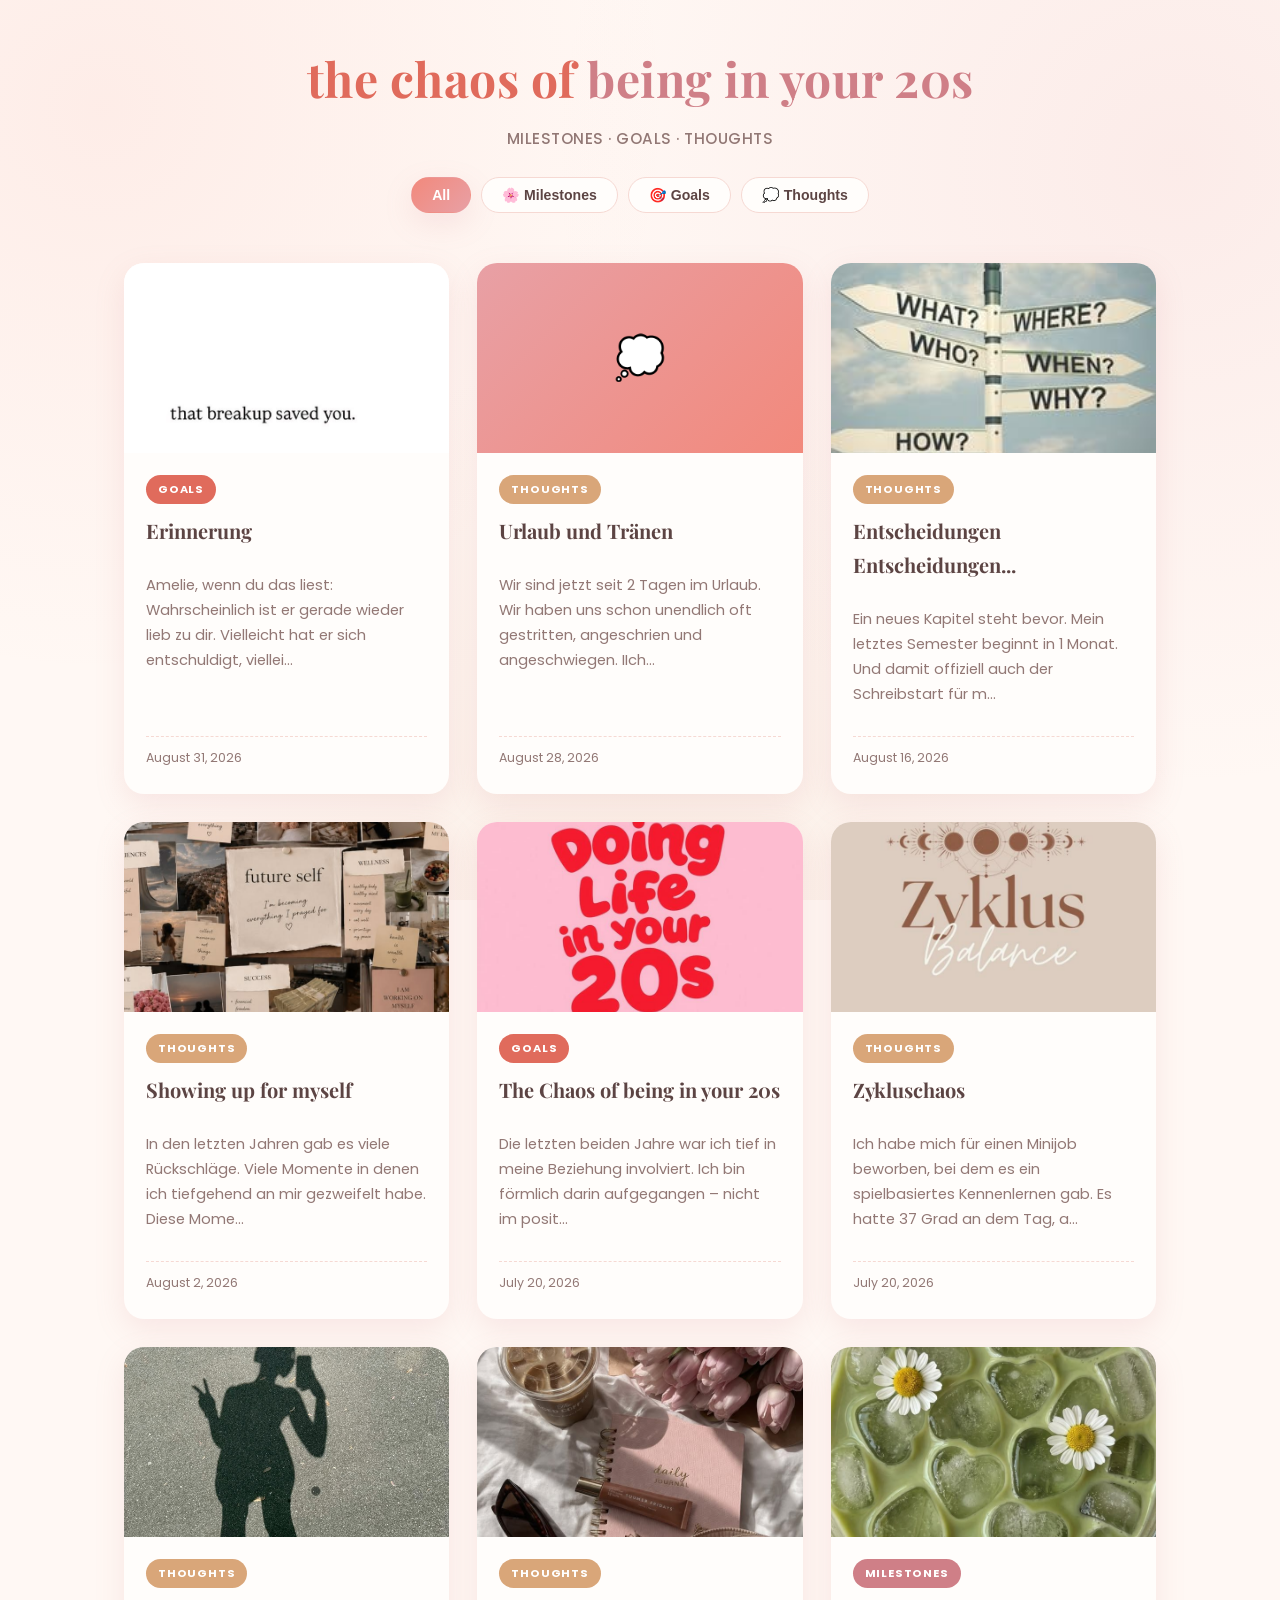
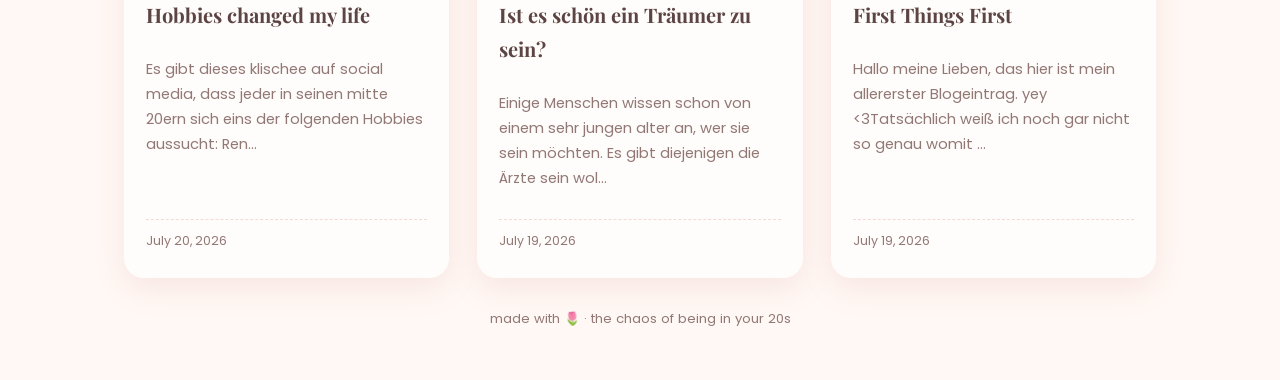
<file: index.html>
<!DOCTYPE html>
<html lang="en">
<head>
<meta charset="UTF-8">
<meta name="viewport" content="width=device-width, initial-scale=1.0">
<title>the chaos of being in your 20s</title>
<meta name="description" content="A warm little corner of the internet for milestones, goals, and thoughts about figuring life out in your twenties.">
<link rel="icon" href="data:image/svg+xml,<svg xmlns=%22http://www.w3.org/2000/svg%22 viewBox=%220 0 100 100%22><text y=%22.9em%22 font-size=%2290%22>🌸</text></svg>">
<link rel="preconnect" href="https://fonts.googleapis.com">
<link href="https://fonts.googleapis.com/css2?family=Playfair+Display:wght@600;700&family=Poppins:wght@400;500;600;700&display=swap" rel="stylesheet">
<link rel="stylesheet" href="css/style.css?v=3">
</head>
<body>

<header class="site-header">
  <div class="wrap">
    <h1 class="brand">the chaos of <span>being in your 20s</span></h1>
    <p class="tagline">milestones · goals · thoughts</p>
    <nav class="main-nav">
      <button class="nav-pill active" data-filter="all">All</button>
      <button class="nav-pill" data-filter="milestones">🌸 Milestones</button>
      <button class="nav-pill" data-filter="goals">🎯 Goals</button>
      <button class="nav-pill" data-filter="thoughts">💭 Thoughts</button>
      <a class="nav-pill write" href="editor.html" id="write-link" style="display:none">✍️ Write</a>
    </nav>
  </div>
</header>

<main class="wrap">
  <div class="post-grid" id="post-grid">
    <div class="empty-state" style="grid-column:1/-1">Loading posts…</div>
  </div>
</main>

<footer>made with 🌷 &middot; the chaos of being in your 20s</footer>

<script src="js/app.js?v=3"></script>
<script>initIndex();</script>
</body>
</html>
</file>
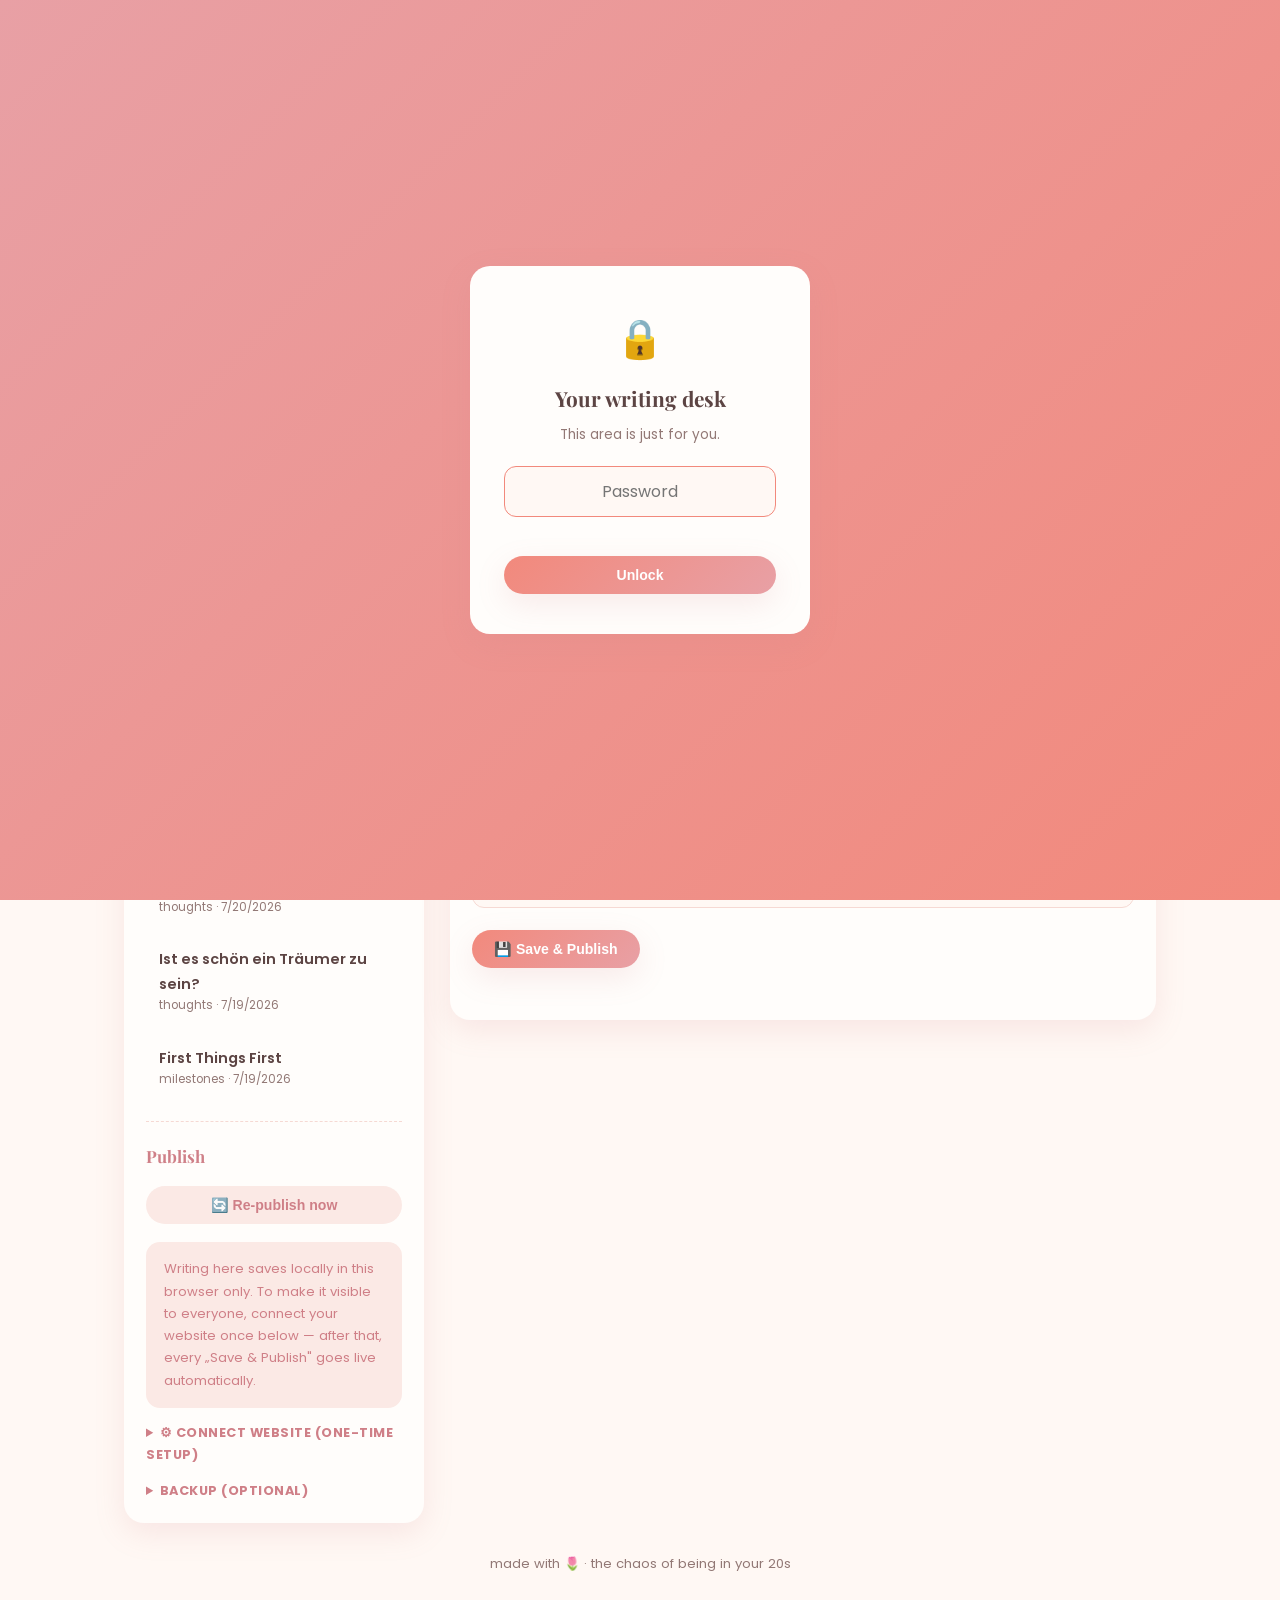
<file: editor.html>
<!DOCTYPE html>
<html lang="en">
<head>
<meta charset="UTF-8">
<meta name="viewport" content="width=device-width, initial-scale=1.0">
<title>Write · the chaos of being in your 20s</title>
<meta name="robots" content="noindex, nofollow">
<link rel="icon" href="data:image/svg+xml,<svg xmlns=%22http://www.w3.org/2000/svg%22 viewBox=%220 0 100 100%22><text y=%22.9em%22 font-size=%2290%22>✍️</text></svg>">
<link rel="preconnect" href="https://fonts.googleapis.com">
<link href="https://fonts.googleapis.com/css2?family=Playfair+Display:wght@600;700&family=Poppins:wght@400;500;600;700&display=swap" rel="stylesheet">
<link rel="stylesheet" href="css/style.css?v=3">
</head>
<body>

<div class="gate-overlay" id="gate-overlay">
  <div class="gate-box">
    <div class="big-emoji">🔒</div>
    <h2>Your writing desk</h2>
    <p>This area is just for you.</p>
    <input type="password" id="gate-password" placeholder="Password">
    <div class="gate-error" id="gate-error"></div>
    <button class="btn btn-primary btn-block" id="gate-unlock-btn">Unlock</button>
  </div>
</div>

<header class="site-header">
  <div class="wrap">
    <h1 class="brand" style="font-size:1.6rem"><a href="index.html">the chaos of <span>being in your 20s</span></a></h1>
    <p class="tagline">your writing desk</p>
    <nav class="main-nav">
      <a class="nav-pill" href="index.html">&larr; Back to blog</a>
    </nav>
  </div>
</header>

<main class="wrap">
  <div class="editor-layout">

    <aside class="panel">
      <h2>Your posts</h2>
      <button class="btn btn-secondary btn-block" id="new-post-btn">+ New post</button>
      <hr class="divider">
      <div id="post-list"></div>

      <hr class="divider">
      <h2>Publish</h2>
      <button class="btn btn-secondary btn-block" id="publish-btn">🔄 Re-publish now</button>
      <div class="hint-box" id="connect-hint">
        Writing here saves locally in this browser only. To make it visible to everyone, connect your website once below — after that, every „Save & Publish" goes live automatically.
      </div>

      <details style="margin-top:14px">
        <summary style="cursor:pointer;font-size:0.8rem;font-weight:700;color:var(--rose-dark);text-transform:uppercase;letter-spacing:0.5px;">⚙ Connect website (one-time setup)</summary>
        <div style="margin-top:12px">
          <div class="field">
            <label for="f-token">GitHub access token</label>
            <input type="password" id="f-token" placeholder="paste your token here">
          </div>
          <button class="btn btn-secondary btn-block" id="save-token-btn">Save connection</button>
          <div class="hint-box">
            <strong>One-time only:</strong> go to
            <a href="https://github.com/settings/personal-access-tokens/new" target="_blank" rel="noopener">github.com/settings/personal-access-tokens/new</a>,
            sign in as <code>justagirl1</code>, choose <em>"Only select repositories"</em> → <code>chaos-of-your-20s</code>,
            then under <em>Permissions → Repository permissions → Contents</em> select <strong>Read and write</strong>. Generate it, copy it, and paste it above.
            This token is stored only in this browser and is never sent to anyone but GitHub.
          </div>
        </div>
      </details>

      <details style="margin-top:14px">
        <summary style="cursor:pointer;font-size:0.8rem;font-weight:700;color:var(--rose-dark);text-transform:uppercase;letter-spacing:0.5px;">Backup (optional)</summary>
        <div style="margin-top:12px">
          <button class="btn btn-secondary btn-block" id="export-btn">⬇ Export posts.json</button>
          <label class="btn btn-secondary btn-block" style="text-align:center;margin-top:10px;display:block;cursor:pointer;">
            ⬆ Import posts.json
            <input type="file" id="import-input" accept="application/json" style="display:none">
          </label>
        </div>
      </details>
    </aside>

    <section class="panel">
      <div class="field">
        <label for="f-title">Title</label>
        <input type="text" id="f-title" placeholder="Give your post a title...">
      </div>

      <div class="field">
        <label for="f-category">Category</label>
        <select id="f-category">
          <option value="milestones">🌸 Milestones</option>
          <option value="goals">🎯 Goals</option>
          <option value="thoughts">💭 Thoughts</option>
        </select>
      </div>

      <div class="field">
        <label>Photos</label>
        <label class="upload-zone" for="f-upload">
          📷 Click to upload photo(s) — the first one becomes the cover image
        </label>
        <input type="file" id="f-upload" accept="image/*" multiple style="display:none">
        <div class="image-previews" id="image-previews"></div>
      </div>

      <div class="field">
        <label>Your story</label>
        <div class="toolbar">
          <button type="button" data-cmd="bold" title="Bold"><strong>B</strong></button>
          <button type="button" data-cmd="italic" title="Italic"><em>I</em></button>
          <button type="button" data-cmd="underline" title="Underline"><u>U</u></button>
          <button type="button" data-cmd="insertUnorderedList" title="Bullet list">•</button>
          <button type="button" data-cmd="formatBlock" data-value="blockquote" title="Quote">"</button>
          <button type="button" data-cmd="formatBlock" data-value="p" title="Paragraph">¶</button>
        </div>
        <div class="rich-editor" id="f-content" contenteditable="true" data-placeholder="Write what's on your mind..."></div>
      </div>

      <div class="action-row">
        <button class="btn btn-primary" id="save-btn">💾 Save &amp; Publish</button>
        <button class="btn btn-danger" id="delete-btn" style="display:none">Delete post</button>
      </div>
      <div class="status-msg" id="status-msg"></div>
    </section>

  </div>
</main>

<footer>made with 🌷 &middot; the chaos of being in your 20s</footer>

<script src="js/gate.js?v=3"></script>
<script src="js/db.js?v=3"></script>
<script src="js/editor.js?v=3"></script>
</body>
</html>
</file>
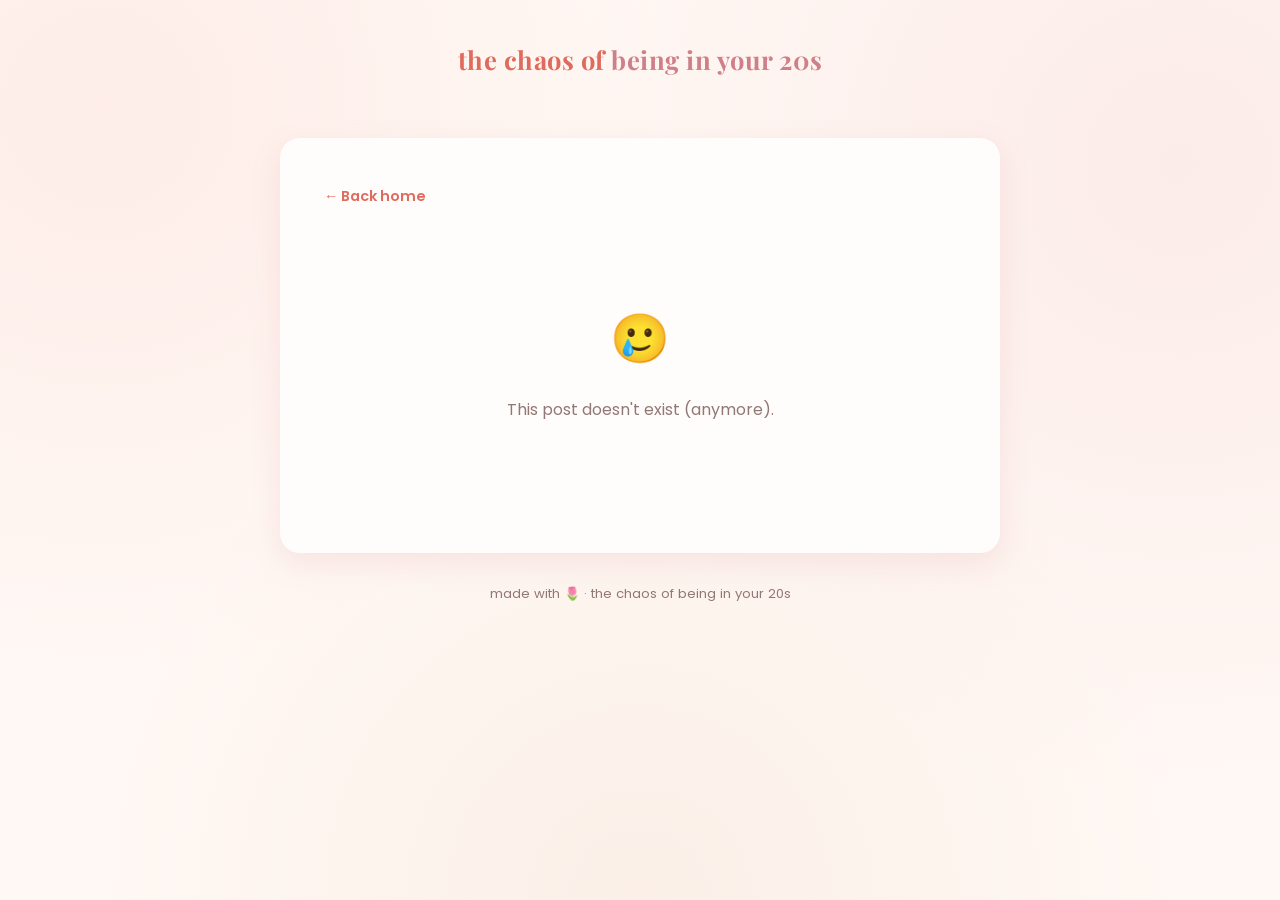
<file: post.html>
<!DOCTYPE html>
<html lang="en">
<head>
<meta charset="UTF-8">
<meta name="viewport" content="width=device-width, initial-scale=1.0">
<title>Post · the chaos of being in your 20s</title>
<link rel="icon" href="data:image/svg+xml,<svg xmlns=%22http://www.w3.org/2000/svg%22 viewBox=%220 0 100 100%22><text y=%22.9em%22 font-size=%2290%22>🌸</text></svg>">
<link rel="preconnect" href="https://fonts.googleapis.com">
<link href="https://fonts.googleapis.com/css2?family=Playfair+Display:wght@600;700&family=Poppins:wght@400;500;600;700&display=swap" rel="stylesheet">
<link rel="stylesheet" href="css/style.css?v=3">
</head>
<body>

<header class="site-header">
  <div class="wrap">
    <h1 class="brand" style="font-size:1.6rem"><a href="index.html">the chaos of <span>being in your 20s</span></a></h1>
    <nav class="main-nav">
      <a class="nav-pill write" href="editor.html" id="write-link" style="display:none">✍️ Write</a>
    </nav>
  </div>
</header>

<main class="wrap">
  <div class="post-page" id="post-container">
    <div class="empty-state">Loading…</div>
  </div>
  <div class="post-page" id="comments-container" style="margin-top:24px; display:none;">
    <h3 style="margin-top:0;color:var(--rose-dark);font-size:1.1rem;">💬 Comments</h3>
    <div id="giscus-mount"></div>
  </div>
</main>

<footer>made with 🌷 &middot; the chaos of being in your 20s</footer>

<script src="js/app.js?v=3"></script>
<script>initPost();</script>
</body>
</html>
</file>
<file: css/style.css>
/* ---------- the chaos of being in your 20s ---------- */

:root {
  --cream: #fff8f4;
  --blush: #fbe9e5;
  --blush-deep: #f6d9d3;
  --rose: #e8a0a5;
  --rose-dark: #cf7f87;
  --coral: #f2897c;
  --coral-dark: #e06b5c;
  --gold: #d9a679;
  --text: #5c4443;
  --text-light: #927875;
  --white: #fffdfb;
  --shadow: 0 10px 30px rgba(207, 127, 135, 0.15);
  --radius: 20px;
}

* { box-sizing: border-box; }

html, body {
  margin: 0;
  padding: 0;
}

body {
  font-family: 'Poppins', 'Segoe UI', sans-serif;
  background: var(--cream);
  color: var(--text);
  line-height: 1.7;
  min-height: 100vh;
  background-image:
    radial-gradient(circle at 8% 12%, rgba(242, 137, 124, 0.10) 0, transparent 40%),
    radial-gradient(circle at 92% 18%, rgba(232, 160, 165, 0.14) 0, transparent 45%),
    radial-gradient(circle at 50% 100%, rgba(217, 166, 121, 0.10) 0, transparent 50%);
  background-attachment: fixed;
}

h1, h2, h3, .brand {
  font-family: 'Playfair Display', 'Georgia', serif;
}

a { color: inherit; text-decoration: none; }

img { max-width: 100%; display: block; }

/* ---------- layout ---------- */

.wrap {
  max-width: 1080px;
  margin: 0 auto;
  padding: 0 24px;
}

/* ---------- header ---------- */

header.site-header {
  padding: 38px 0 20px;
  text-align: center;
}

.brand {
  font-size: clamp(2.1rem, 5vw, 3rem);
  font-weight: 700;
  color: var(--coral-dark);
  letter-spacing: 0.5px;
  margin: 0;
}

.brand span {
  color: var(--rose-dark);
}

.tagline {
  color: var(--text-light);
  font-size: 0.95rem;
  margin-top: 6px;
  letter-spacing: 0.5px;
  text-transform: uppercase;
  font-weight: 500;
}

nav.main-nav {
  margin-top: 26px;
  display: flex;
  justify-content: center;
  align-items: center;
  gap: 10px;
  flex-wrap: wrap;
}

.nav-pill {
  padding: 9px 20px;
  border-radius: 999px;
  background: var(--white);
  color: var(--text);
  font-size: 0.88rem;
  font-weight: 600;
  border: 1.5px solid var(--blush-deep);
  cursor: pointer;
  transition: all 0.2s ease;
}

.nav-pill:hover {
  border-color: var(--coral);
  color: var(--coral-dark);
}

.nav-pill.active {
  background: linear-gradient(135deg, var(--coral), var(--rose));
  border-color: transparent;
  color: #fff;
  box-shadow: var(--shadow);
}

.nav-pill.write {
  background: var(--text);
  color: var(--white);
  border-color: var(--text);
}

/* ---------- post grid ---------- */

main { padding: 30px 0 80px; }

.post-grid {
  display: grid;
  grid-template-columns: repeat(auto-fill, minmax(280px, 1fr));
  gap: 28px;
  margin-top: 30px;
}

.card {
  background: var(--white);
  border-radius: var(--radius);
  overflow: hidden;
  box-shadow: var(--shadow);
  display: flex;
  flex-direction: column;
  transition: transform 0.25s ease, box-shadow 0.25s ease;
}

.card:hover {
  transform: translateY(-6px);
  box-shadow: 0 18px 40px rgba(207, 127, 135, 0.24);
}

.card-media {
  height: 190px;
  width: 100%;
  object-fit: cover;
  background: linear-gradient(135deg, var(--rose), var(--coral));
  display: flex;
  align-items: center;
  justify-content: center;
  font-size: 2.6rem;
}

.card-body {
  padding: 22px 22px 26px;
  display: flex;
  flex-direction: column;
  gap: 10px;
  flex: 1;
}

.badge {
  align-self: flex-start;
  font-size: 0.7rem;
  font-weight: 700;
  letter-spacing: 0.8px;
  text-transform: uppercase;
  padding: 5px 12px;
  border-radius: 999px;
  color: #fff;
}

.badge.milestones { background: var(--rose-dark); }
.badge.goals { background: var(--coral-dark); }
.badge.thoughts { background: var(--gold); }

.card h3 {
  margin: 0;
  font-size: 1.25rem;
  color: var(--text);
}

.card .excerpt {
  color: var(--text-light);
  font-size: 0.92rem;
  flex: 1;
}

.card .meta {
  font-size: 0.78rem;
  color: var(--text-light);
  border-top: 1px dashed var(--blush-deep);
  padding-top: 10px;
  margin-top: 4px;
}

.empty-state {
  text-align: center;
  padding: 70px 20px;
  color: var(--text-light);
}

.empty-state .big-emoji {
  font-size: 3rem;
  margin-bottom: 14px;
}

/* ---------- single post ---------- */

.post-page {
  max-width: 720px;
  margin: 0 auto;
  background: var(--white);
  border-radius: var(--radius);
  box-shadow: var(--shadow);
  padding: 44px;
  margin-top: 10px;
}

.post-page .cover {
  width: 100%;
  border-radius: 14px;
  margin-bottom: 26px;
  max-height: 420px;
  object-fit: cover;
}

.post-page h1 {
  font-size: 2.1rem;
  margin: 6px 0 10px;
  color: var(--text);
}

.post-page .meta {
  color: var(--text-light);
  font-size: 0.85rem;
  margin-bottom: 24px;
}

.post-content {
  font-size: 1.05rem;
  color: var(--text);
}

.post-content p { margin: 0 0 18px; }
.post-content blockquote {
  border-left: 3px solid var(--coral);
  margin: 20px 0;
  padding: 4px 20px;
  color: var(--rose-dark);
  font-style: italic;
  background: var(--blush);
  border-radius: 0 10px 10px 0;
}

.gallery {
  display: grid;
  grid-template-columns: repeat(auto-fit, minmax(140px, 1fr));
  gap: 10px;
  margin: 24px 0;
}

.gallery img {
  border-radius: 12px;
  height: 140px;
  width: 100%;
  object-fit: cover;
}

.back-link {
  display: inline-block;
  margin-bottom: 20px;
  color: var(--coral-dark);
  font-weight: 600;
  font-size: 0.9rem;
}

/* ---------- editor ---------- */

.editor-layout {
  display: grid;
  grid-template-columns: 300px 1fr;
  gap: 26px;
  align-items: start;
  margin-top: 20px;
}

@media (max-width: 800px) {
  .editor-layout { grid-template-columns: 1fr; }
}

.panel {
  background: var(--white);
  border-radius: var(--radius);
  box-shadow: var(--shadow);
  padding: 22px;
}

.panel h2 {
  font-size: 1.05rem;
  margin: 0 0 16px;
  color: var(--rose-dark);
}

.post-list-item {
  padding: 10px 12px;
  border-radius: 12px;
  margin-bottom: 8px;
  cursor: pointer;
  border: 1.5px solid transparent;
  transition: all 0.15s ease;
}

.post-list-item:hover { background: var(--blush); }
.post-list-item.active { border-color: var(--coral); background: var(--blush); }

.post-list-item .title { font-weight: 600; font-size: 0.9rem; }
.post-list-item .sub { font-size: 0.72rem; color: var(--text-light); }

.btn {
  border: none;
  border-radius: 999px;
  padding: 11px 22px;
  font-weight: 600;
  font-size: 0.88rem;
  cursor: pointer;
  transition: all 0.2s ease;
}

.btn-primary {
  background: linear-gradient(135deg, var(--coral), var(--rose));
  color: #fff;
  box-shadow: var(--shadow);
}
.btn-primary:hover { filter: brightness(1.05); transform: translateY(-1px); }

.btn-secondary {
  background: var(--blush);
  color: var(--rose-dark);
}
.btn-secondary:hover { background: var(--blush-deep); }

.btn-danger {
  background: transparent;
  color: var(--coral-dark);
  border: 1.5px solid var(--coral);
}
.btn-danger:hover { background: #fdeceb; }

.btn-block { width: 100%; }

.field { margin-bottom: 18px; }

.field label {
  display: block;
  font-size: 0.8rem;
  font-weight: 700;
  color: var(--rose-dark);
  text-transform: uppercase;
  letter-spacing: 0.5px;
  margin-bottom: 7px;
}

.field input[type="text"],
.field select {
  width: 100%;
  padding: 12px 14px;
  border-radius: 12px;
  border: 1.5px solid var(--blush-deep);
  background: var(--cream);
  font-family: inherit;
  font-size: 1rem;
  color: var(--text);
}

.field input[type="text"]:focus,
.field select:focus,
.rich-editor:focus {
  outline: none;
  border-color: var(--coral);
}

.toolbar {
  display: flex;
  gap: 6px;
  margin-bottom: 8px;
  flex-wrap: wrap;
}

.toolbar button {
  width: 36px;
  height: 36px;
  border-radius: 10px;
  border: 1.5px solid var(--blush-deep);
  background: var(--white);
  cursor: pointer;
  font-size: 0.95rem;
  color: var(--text);
}

.toolbar button:hover { background: var(--blush); border-color: var(--coral); }

.rich-editor {
  min-height: 260px;
  padding: 16px;
  border-radius: 12px;
  border: 1.5px solid var(--blush-deep);
  background: var(--cream);
  font-size: 1rem;
  line-height: 1.7;
}

.rich-editor:empty:before {
  content: attr(data-placeholder);
  color: var(--text-light);
}

.upload-zone {
  border: 2px dashed var(--rose);
  border-radius: 14px;
  padding: 24px;
  text-align: center;
  color: var(--text-light);
  cursor: pointer;
  background: var(--blush);
  font-size: 0.88rem;
}

.upload-zone:hover { background: var(--blush-deep); }

.image-previews {
  display: grid;
  grid-template-columns: repeat(auto-fill, minmax(90px, 1fr));
  gap: 10px;
  margin-top: 14px;
}

.image-previews .thumb {
  position: relative;
  border-radius: 10px;
  overflow: hidden;
  height: 90px;
}

.image-previews .thumb img {
  width: 100%;
  height: 100%;
  object-fit: cover;
}

.image-previews .thumb button {
  position: absolute;
  top: 4px;
  right: 4px;
  width: 22px;
  height: 22px;
  border-radius: 50%;
  border: none;
  background: rgba(0,0,0,0.55);
  color: #fff;
  font-size: 0.75rem;
  cursor: pointer;
  line-height: 1;
}

.action-row {
  display: flex;
  gap: 10px;
  margin-top: 22px;
  flex-wrap: wrap;
}

.status-msg {
  margin-top: 14px;
  font-size: 0.85rem;
  color: var(--rose-dark);
  font-weight: 600;
  min-height: 1.2em;
}

.divider {
  border: none;
  border-top: 1px dashed var(--blush-deep);
  margin: 20px 0;
}

.hint-box {
  background: var(--blush);
  border-radius: 14px;
  padding: 16px 18px;
  font-size: 0.82rem;
  color: var(--rose-dark);
  margin-top: 18px;
}

footer {
  text-align: center;
  padding: 30px 20px 50px;
  color: var(--text-light);
  font-size: 0.82rem;
}

/* ---------- editor password gate ---------- */

.gate-overlay {
  position: fixed;
  inset: 0;
  background: linear-gradient(135deg, var(--rose), var(--coral));
  z-index: 999;
  display: flex;
  align-items: center;
  justify-content: center;
  padding: 20px;
}

.gate-box {
  background: var(--white);
  border-radius: var(--radius);
  box-shadow: var(--shadow);
  padding: 40px 34px;
  max-width: 340px;
  width: 100%;
  text-align: center;
}

.gate-box .big-emoji {
  font-size: 2.4rem;
  margin-bottom: 10px;
}

.gate-box h2 {
  margin: 0 0 6px;
  color: var(--text);
  font-size: 1.3rem;
}

.gate-box p {
  color: var(--text-light);
  font-size: 0.85rem;
  margin: 0 0 20px;
}

.gate-box input {
  width: 100%;
  padding: 12px 14px;
  border-radius: 12px;
  border: 1.5px solid var(--blush-deep);
  background: var(--cream);
  font-family: inherit;
  font-size: 1rem;
  color: var(--text);
  margin-bottom: 14px;
  text-align: center;
}

.gate-box input:focus {
  outline: none;
  border-color: var(--coral);
}

.gate-error {
  color: var(--coral-dark);
  font-size: 0.8rem;
  font-weight: 600;
  min-height: 1.2em;
  margin-bottom: 10px;
}
</file>
